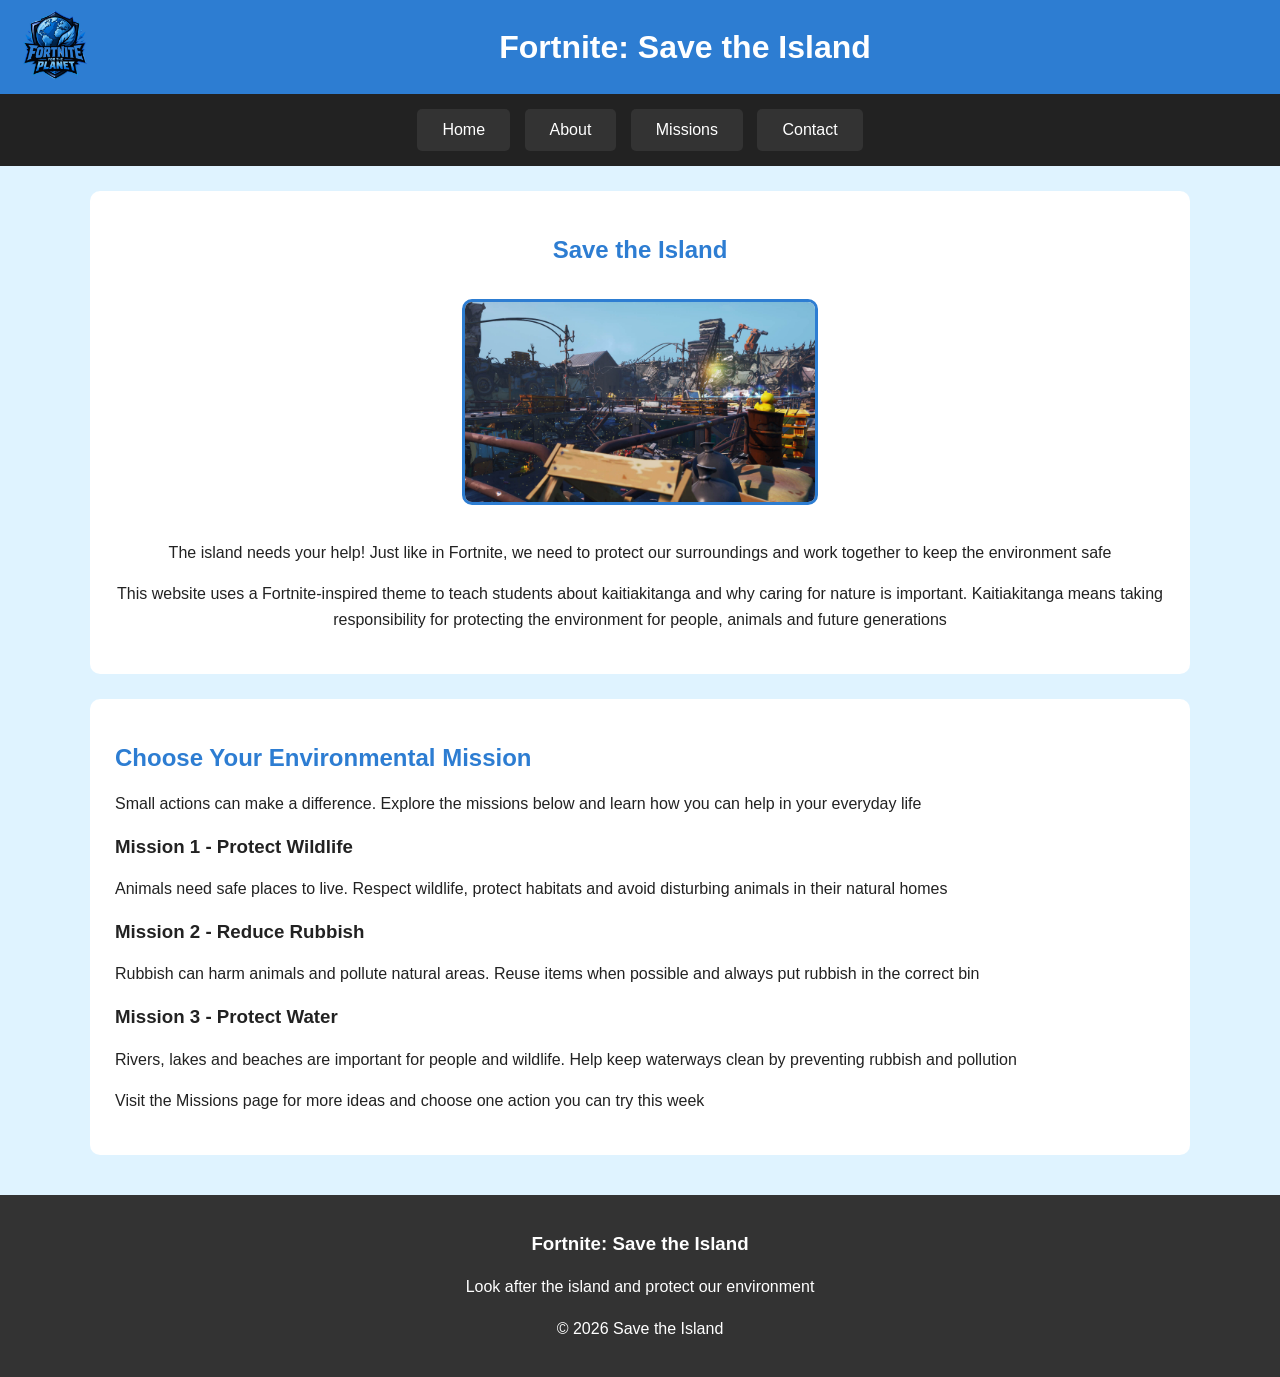
<file: Website/index.html>
<!DOCTYPE html>
<html lang="en">
<head>
    <meta charset="UTF-8">
    <meta name="viewport" content="width=device-width, initial-scale=1.0">
    <title>Home - Fortnite: Save the Island</title>
    <link rel="stylesheet" href="style.css">
    <link rel="icon" type="image/x-icon" href="/Images/favicon.ico">
</head>
<body>

    <header>
        <a href="index.html" class="logo-link">
            <img src="Images/logo.png" alt="Save the Island logo" class="logo">
        </a>
        <h1 id="main-title">Fortnite: Save the Island</h1>
    </header>

    <nav>
        <a href="index.html">Home</a>
        <a href="about.html">About</a>
        <a href="services.html">Missions</a>
        <a href="contact.html">Contact</a>
    </nav>

    <main>
        <section id="hero">
            <h2>Save the Island</h2>
            <img class="hero-image" src="Images/image-1.png"
                 alt="A natural area with trees and plants"
                 data-caption="Save the Island — nature needs our help">

            <p>
                The island needs your help! Just like in Fortnite, we need to protect
                our surroundings and work together to keep the environment safe
            </p>
            <p>
                This website uses a Fortnite-inspired theme to teach students about
                kaitiakitanga and why caring for nature is important. Kaitiakitanga
                means taking responsibility for protecting the environment for people,
                animals and future generations
            </p>
        </section>

        <section>
            <h2>Choose Your Environmental Mission</h2>
            <p>
                Small actions can make a difference. Explore the missions below and
                learn how you can help in your everyday life
            </p>


                <h3>Mission 1 - Protect Wildlife</h3>
                <p>
                    Animals need safe places to live. Respect wildlife, protect habitats
                    and avoid disturbing animals in their natural homes
                </p>



                <h3>Mission 2 - Reduce Rubbish</h3>
                <p>
                    Rubbish can harm animals and pollute natural areas. Reuse items
                    when possible and always put rubbish in the correct bin
                </p>



                <h3>Mission 3 - Protect Water</h3>
                <p>
                    Rivers, lakes and beaches are important for people and wildlife.
                    Help keep waterways clean by preventing rubbish and pollution
                </p>


            <p>
                Visit the Missions page for more ideas and choose one action you can
                try this week
            </p>
        </section>
    </main>

    <div id="myModal" class="modal">
        <span class="close">&times;</span>
        <img class="modal-content" id="bigImage" alt="">
        <div id="caption"></div>
    </div>

    <footer>
        <h3>Fortnite: Save the Island</h3>
        <p>Look after the island and protect our environment</p>
        <p>&copy; 2026 Save the Island</p>
    </footer>

    <script src="script.js"></script>
</body>
</html>
</file>
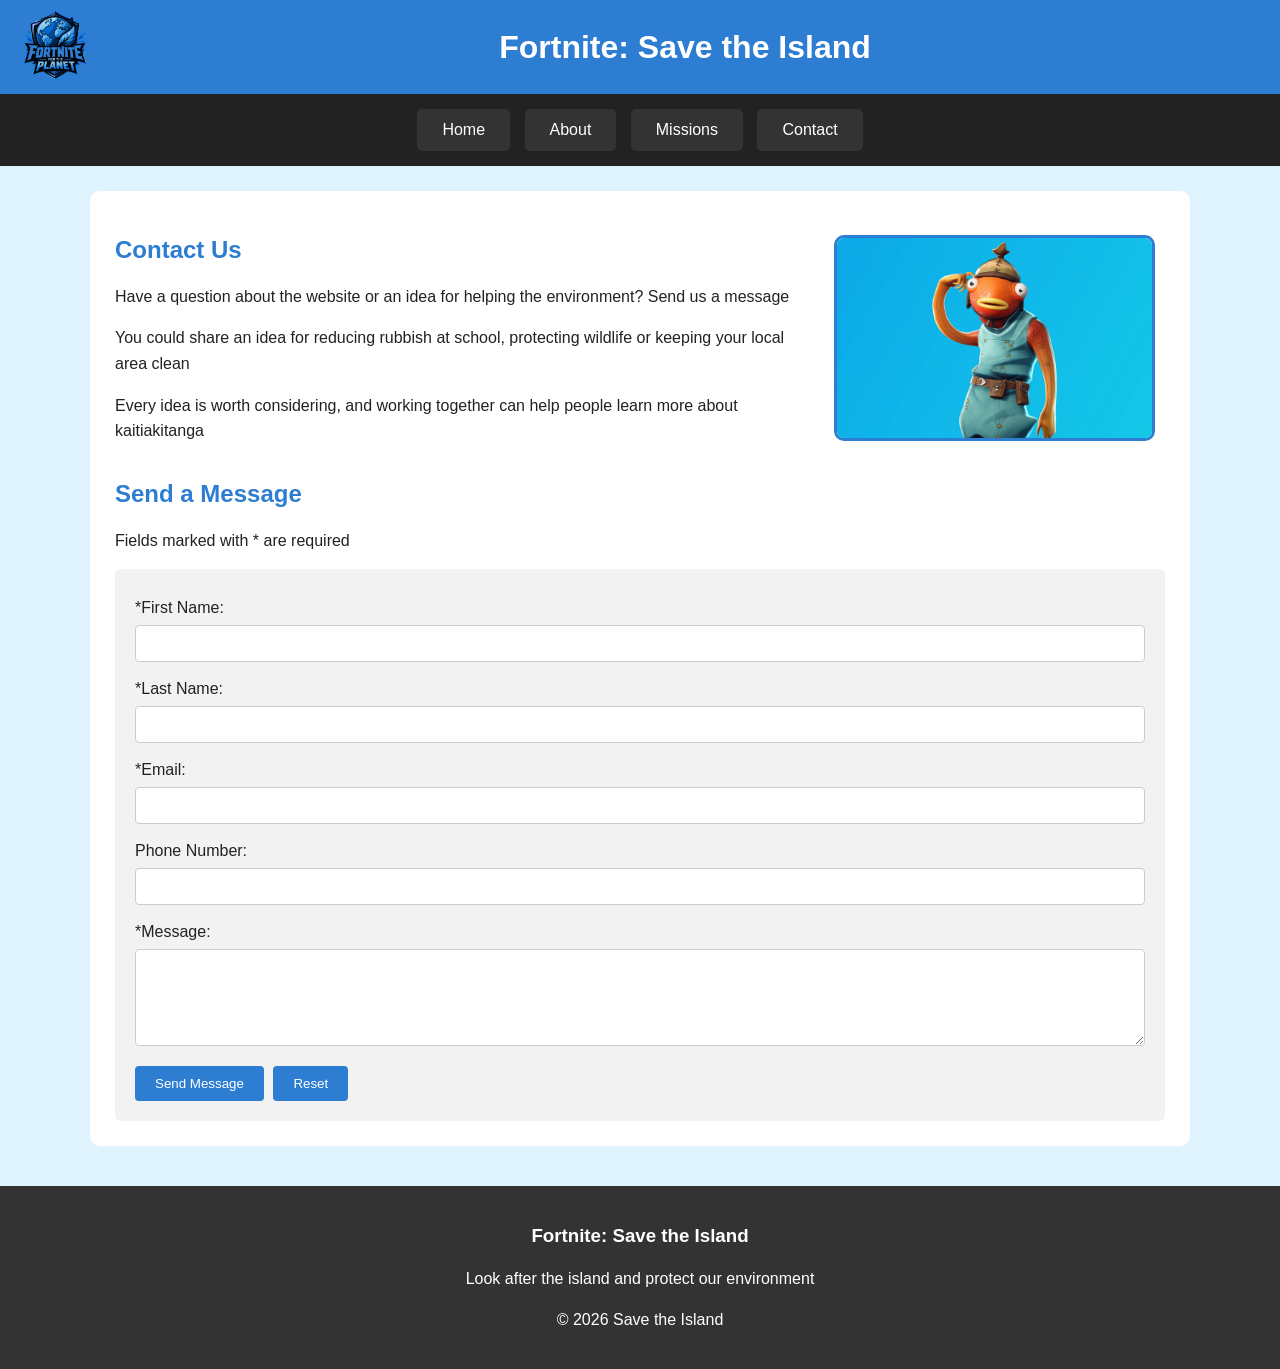
<file: Website/contact.html>
<!DOCTYPE html>
<html lang="en">
<head>
    <meta charset="UTF-8">
    <meta name="viewport" content="width=device-width, initial-scale=1.0">
    <title>Contact - Fortnite: Save the Island</title>
    <link rel="stylesheet" href="style.css">
    <link rel="icon" type="image/x-icon" href="/Images/favicon.ico">
</head>
<body>

    <header>
        <a href="index.html" class="logo-link">
            <img src="Images/logo.png" alt="Save the Island logo" class="logo">
        </a>
        <h1 id="main-title">Fortnite: Save the Island</h1>
    </header>

    <nav>
        <a href="index.html">Home</a>
        <a href="about.html">About</a>
        <a href="services.html">Missions</a>
        <a href="contact.html">Contact</a>
    </nav>

    <main>
        <section>
            <div class="about-section">
                <div class="about-text">
                    <h2>Contact Us</h2>
                    <p>
                        Have a question about the website or an idea for helping the
                        environment? Send us a message
                    </p>
                    <p>
                        You could share an idea for reducing rubbish at school, protecting
                        wildlife or keeping your local area clean
                    </p>
                    <p>
                        Every idea is worth considering, and working together can help
                        people learn more about kaitiakitanga
                    </p>
                </div>
                <img class="hero-image" src="Images/help.png"
                     alt="Ways to help protect the environment"
                     data-caption="Take action — everyone can help protect the environment">
            </div>

            <h2>Send a Message</h2>
            <p>Fields marked with * are required</p>

            <form action="https://formspree.io/f/xoeqaedn" method="POST">
                <label for="first-name">*First Name:</label>
                <input type="text" id="first-name" name="first-name" required>

                <label for="last-name">*Last Name:</label>
                <input type="text" id="last-name" name="last-name" required>

                <label for="email">*Email:</label>
                <input type="email" id="email" name="email" required>

                <label for="phone">Phone Number:</label>
                <input type="tel" id="phone" name="phone">

                <label for="message">*Message:</label>
                <textarea id="message" name="message" rows="5" required></textarea>

                <button type="submit">Send Message</button>
                <button type="reset">Reset</button>
            </form>
        </section>
    </main>

    <div id="myModal" class="modal">
        <span class="close">&times;</span>
        <img class="modal-content" id="bigImage" alt="">
        <div id="caption"></div>
    </div>

    <footer>
        <h3>Fortnite: Save the Island</h3>
        <p>Look after the island and protect our environment</p>
        <p>&copy; 2026 Save the Island</p>
    </footer>

    <script src="script.js"></script>
</body>
</html>
</file>
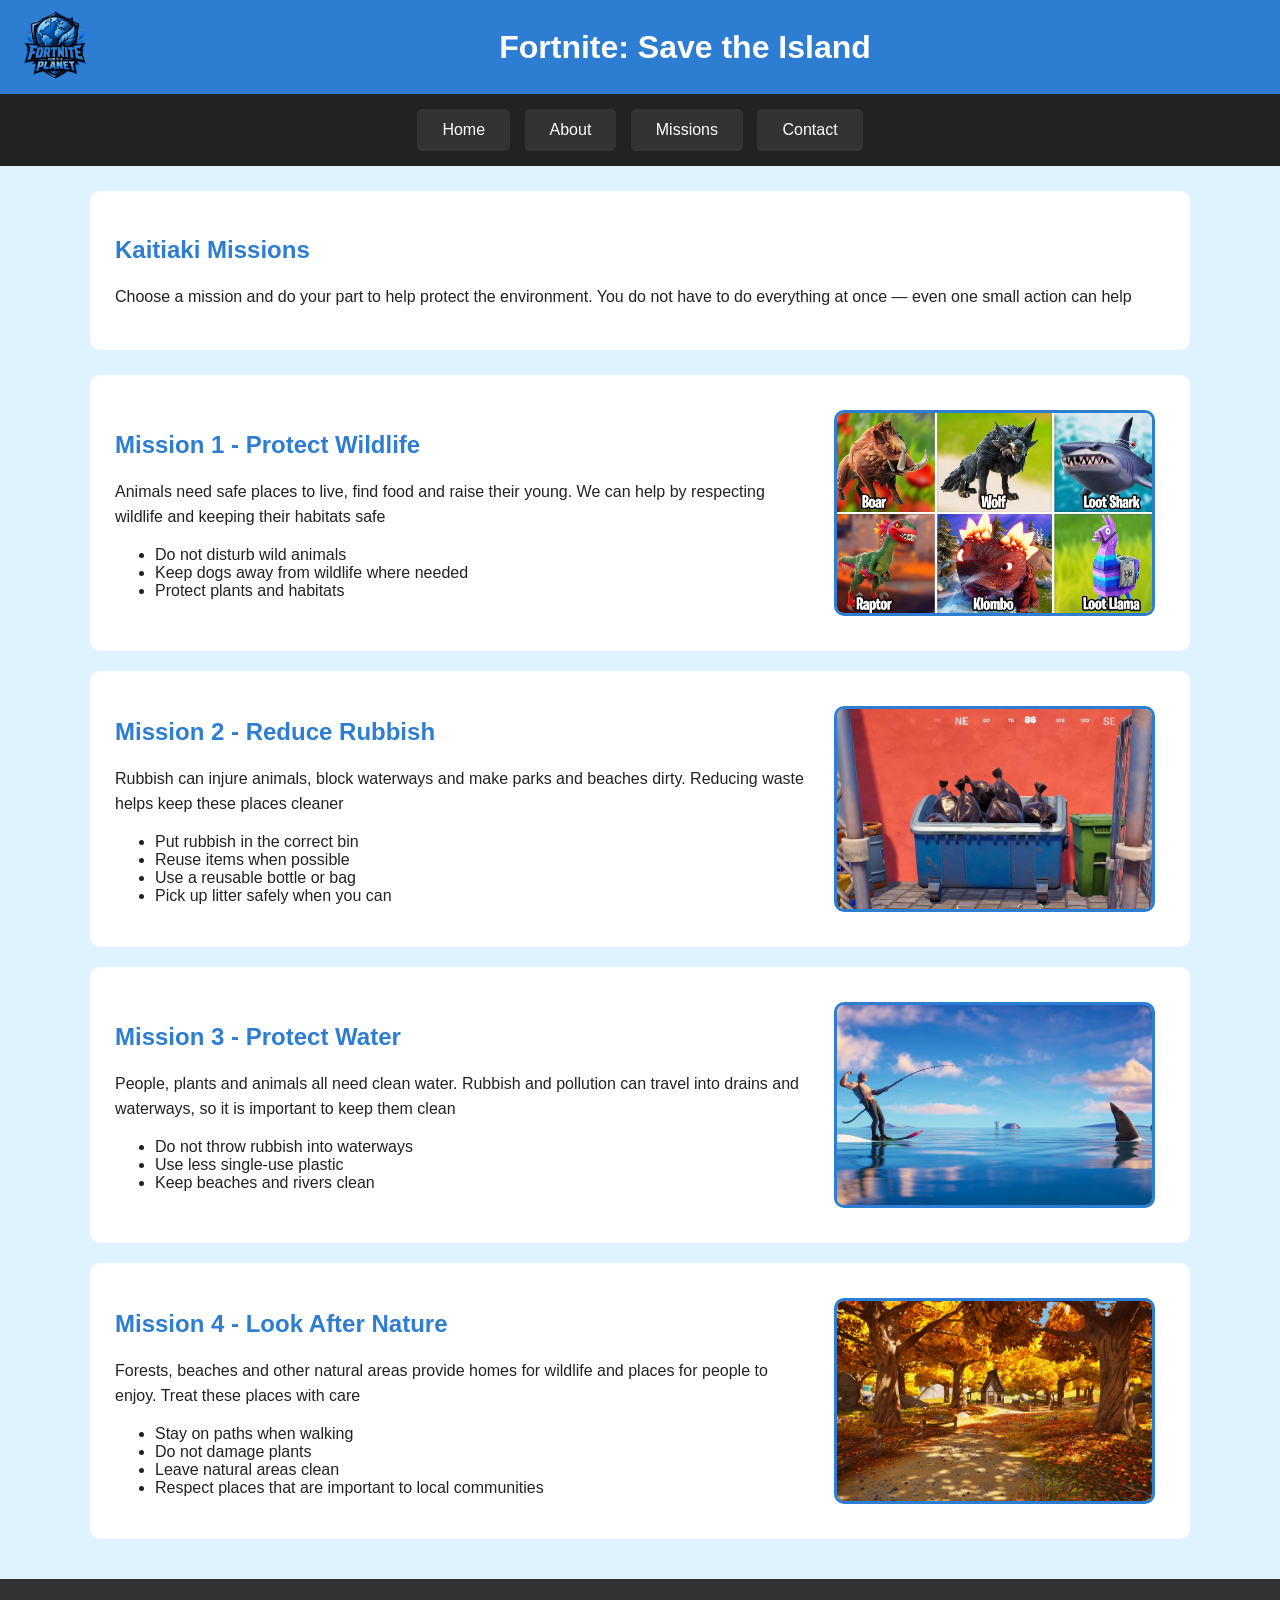
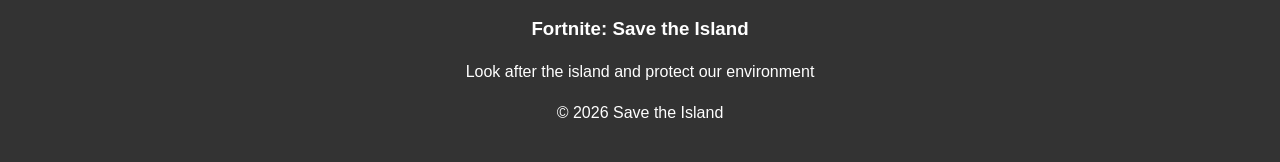
<file: Website/services.html>
<!DOCTYPE html>
<html lang="en">
<head>
    <meta charset="UTF-8">
    <meta name="viewport" content="width=device-width, initial-scale=1.0">
    <title>Missions - Fortnite: Save the Island</title>
    <link rel="stylesheet" href="style.css">
    <link rel="icon" type="image/x-icon" href="/Images/favicon.ico">
</head>
<body>

    <header>
        <a href="index.html" class="logo-link">
            <img src="Images/logo.png" alt="Save the Island logo" class="logo">
        </a>
        <h1 id="main-title">Fortnite: Save the Island</h1>
    </header>

    <nav>
        <a href="index.html">Home</a>
        <a href="about.html">About</a>
        <a href="services.html">Missions</a>
        <a href="contact.html">Contact</a>
    </nav>

    <main>
        <section>
            <h2>Kaitiaki Missions</h2>
            <p>
                Choose a mission and do your part to help protect the environment.
                You do not have to do everything at once — even one small action can help
            </p>
        </section>

        <section class="about-section">
            <div class="about-text">
                <h2>Mission 1 - Protect Wildlife</h2>
                <p>
                    Animals need safe places to live, find food and raise their young.
                    We can help by respecting wildlife and keeping their habitats safe
                </p>
                <ul>
                    <li>Do not disturb wild animals</li>
                    <li>Keep dogs away from wildlife where needed</li>
                    <li>Protect plants and habitats</li>
                </ul>
            </div>
            <img class="hero-image" src="Images/wildlife.jpg"
                 alt="Wildlife in its natural habitat"
                 data-caption="Protect wildlife — respect animals and their homes">
        </section>

        <section class="about-section">
            <div class="about-text">
                <h2>Mission 2 - Reduce Rubbish</h2>
                <p>
                    Rubbish can injure animals, block waterways and make parks and beaches
                    dirty. Reducing waste helps keep these places cleaner
                </p>
                <ul>
                    <li>Put rubbish in the correct bin</li>
                    <li>Reuse items when possible</li>
                    <li>Use a reusable bottle or bag</li>
                    <li>Pick up litter safely when you can</li>
                </ul>
            </div>
            <img class="hero-image" src="Images/rubish.png"
                 alt="Rubbish that needs to be cleaned up"
                 data-caption="Reduce rubbish — reuse items and put waste in the right bin">
        </section>

        <section class="about-section">
            <div class="about-text">
                <h2>Mission 3 - Protect Water</h2>
                <p>
                    People, plants and animals all need clean water. Rubbish and pollution
                    can travel into drains and waterways, so it is important to keep them clean
                </p>
                <ul>
                    <li>Do not throw rubbish into waterways</li>
                    <li>Use less single-use plastic</li>
                    <li>Keep beaches and rivers clean</li>
                </ul>
            </div>
            <img class="hero-image" src="Images/water.png"
                 alt="Water in a natural environment"
                 data-caption="Protect water — help keep rivers, lakes and beaches clean">
        </section>

        <section class="about-section">
            <div class="about-text">
                <h2>Mission 4 - Look After Nature</h2>
                <p>
                    Forests, beaches and other natural areas provide homes for wildlife
                    and places for people to enjoy. Treat these places with care
                </p>
                <ul>
                    <li>Stay on paths when walking</li>
                    <li>Do not damage plants</li>
                    <li>Leave natural areas clean</li>
                    <li>Respect places that are important to local communities</li>
                </ul>
            </div>
            <img class="hero-image" src="Images/Nature.jpg"
                 alt="A natural area with plants and trees"
                 data-caption="Look after nature — leave natural places as you found them">
        </section>
    </main>

    <div id="myModal" class="modal">
        <span class="close">&times;</span>
        <img class="modal-content" id="bigImage" alt="">
        <div id="caption"></div>
    </div>

    <footer>
        <h3>Fortnite: Save the Island</h3>
        <p>Look after the island and protect our environment</p>
        <p>&copy; 2026 Save the Island</p>
    </footer>

    <script src="script.js"></script>
</body>
</html>
</file>
<file: Website/style.css>
body {
    margin: 0;
    font-family: Arial, sans-serif;
    background-color: #dff3ff;
    color: #222;
}

/* Website Header */

header {
    background-color: #2d7dd2;
    display: flex;
    align-items: center;
    padding: 10px 20px;
}

.logo-link {
    display: block;
}

.logo {
    width: 70px;
    height: 70px;
    object-fit: contain;
    margin-right: 20px;
}

header h1 {
    flex: 1;
    text-align: center;
    background-color: #2d7dd2;
    color: white;
    padding: 10px;
    margin: 0;
}

/* Navigation Menu */

nav {
    background-color: #222;
    padding: 10px;
    text-align: center;
}

nav a {
    display: inline-block;
    color: white;
    text-decoration: none;
    padding: 12px 25px;
    margin: 5px;
    background-color: #333;
    border-radius: 5px;
    transition: 0.7s;
}

nav a:hover {
    background-color: #2d7dd2;
}

/* Main Content */

main {
    max-width: 1100px;
    margin: 25px auto;
    padding: 0 15px;
}

section {
    background-color: white;
    padding: 25px;
    border-radius: 10px;
    margin-bottom: 25px;
}

h2 {
    color: #2d7dd2;
}

p {
    line-height: 1.6;
}

/* Home Page */

#hero {
    text-align: center;
}

.hero-text {
    font-size: 18px;
}

/* Images */

.hero-image {
    width: 35%;
    max-width: 350px;
    min-width: 200px;
    height: 200px;
    object-fit: cover;
    border: 3px solid #2d7dd2;
    border-radius: 10px;
    margin: 15px;
    cursor: pointer;
    transition: 0.3s;
}

.hero-image:hover {
    transform: scale(1.03);
}

/* Mission Boxes */

.mission-box {
    background-color: #f2f8fc;
    padding: 20px;
    margin: 20px 0;
    border-radius: 10px;
    border-left: 5px solid #2d7dd2;
}

.mission-layout {
    display: flex;
    align-items: center;
    gap: 20px;
}

.mission-text {
    flex: 1;
}

.mission-layout .hero-image {
    width: 30%;
    min-width: 200px;
}

/* About and Contact Layout */

.about-section {
    display: flex;
    align-items: center;
    gap: 20px;
    margin-bottom: 20px;
}

.about-text {
    flex: 1;
}

.about-section .hero-image {
    width: 30%;
    min-width: 200px;
    margin: 10px;
}

/* Contact Form */

form {
    background-color: #f2f2f2;
    padding: 20px;
    border-radius: 5px;
}

label {
    display: block;
    margin-top: 10px;
}

input[type=text],
input[type=email],
input[type=tel],
textarea {
    width: 100%;
    padding: 10px;
    margin: 8px 0;
    border: 1px solid #ccc;
    border-radius: 4px;
    box-sizing: border-box;
}

button {
    padding: 10px 20px;
    margin: 8px 5px 0 0;
    border: none;
    border-radius: 4px;
    background-color: #2d7dd2;
    color: white;
    cursor: pointer;
}

button:hover {
    background-color: #1b5da0;
}

/* Bigger Image Window */

.modal {
    display: none;
    position: fixed;
    z-index: 10;
    left: 0;
    top: 0;
    width: 100%;
    height: 100%;
    overflow: auto;
    background-color: rgba(0,0,0,0.9);
    padding-top: 60px;
    box-sizing: border-box;
}

.modal-content {
    display: block;
    margin: auto;
    width: 85%;
    max-width: 900px;
    max-height: 75vh;
    object-fit: contain;
}

#caption {
    text-align: center;
    color: white;
    padding: 15px;
    font-size: 18px;
}

.close {
    position: absolute;
    top: 10px;
    right: 30px;
    color: white;
    font-size: 40px;
    font-weight: bold;
    cursor: pointer;
}

.close:hover {
    color: #bbb;
}

/* Footer */

footer {
    background-color: #333;
    color: white;
    text-align: center;
    padding: 20px;
    margin-top: 40px;
}

/* Smaller Screens */

@media only screen and (max-width: 600px) {
    header {
        display: block;
        text-align: center;
    }

    .logo {
        margin: 0 auto;
    }

    header h1 {
        font-size: 24px;
    }

    nav a {
        padding: 10px;
        margin: 3px;
    }

    .hero-image {
        width: 90%;
        min-width: 0;
        height: auto;
    }

    .about-section,
    .mission-layout {
        display: block;
    }

    .about-section .hero-image,
    .mission-layout .hero-image {
        width: 90%;
        max-width: 350px;
    }

    .modal-content {
        width: 95%;
    }
}
</file>
